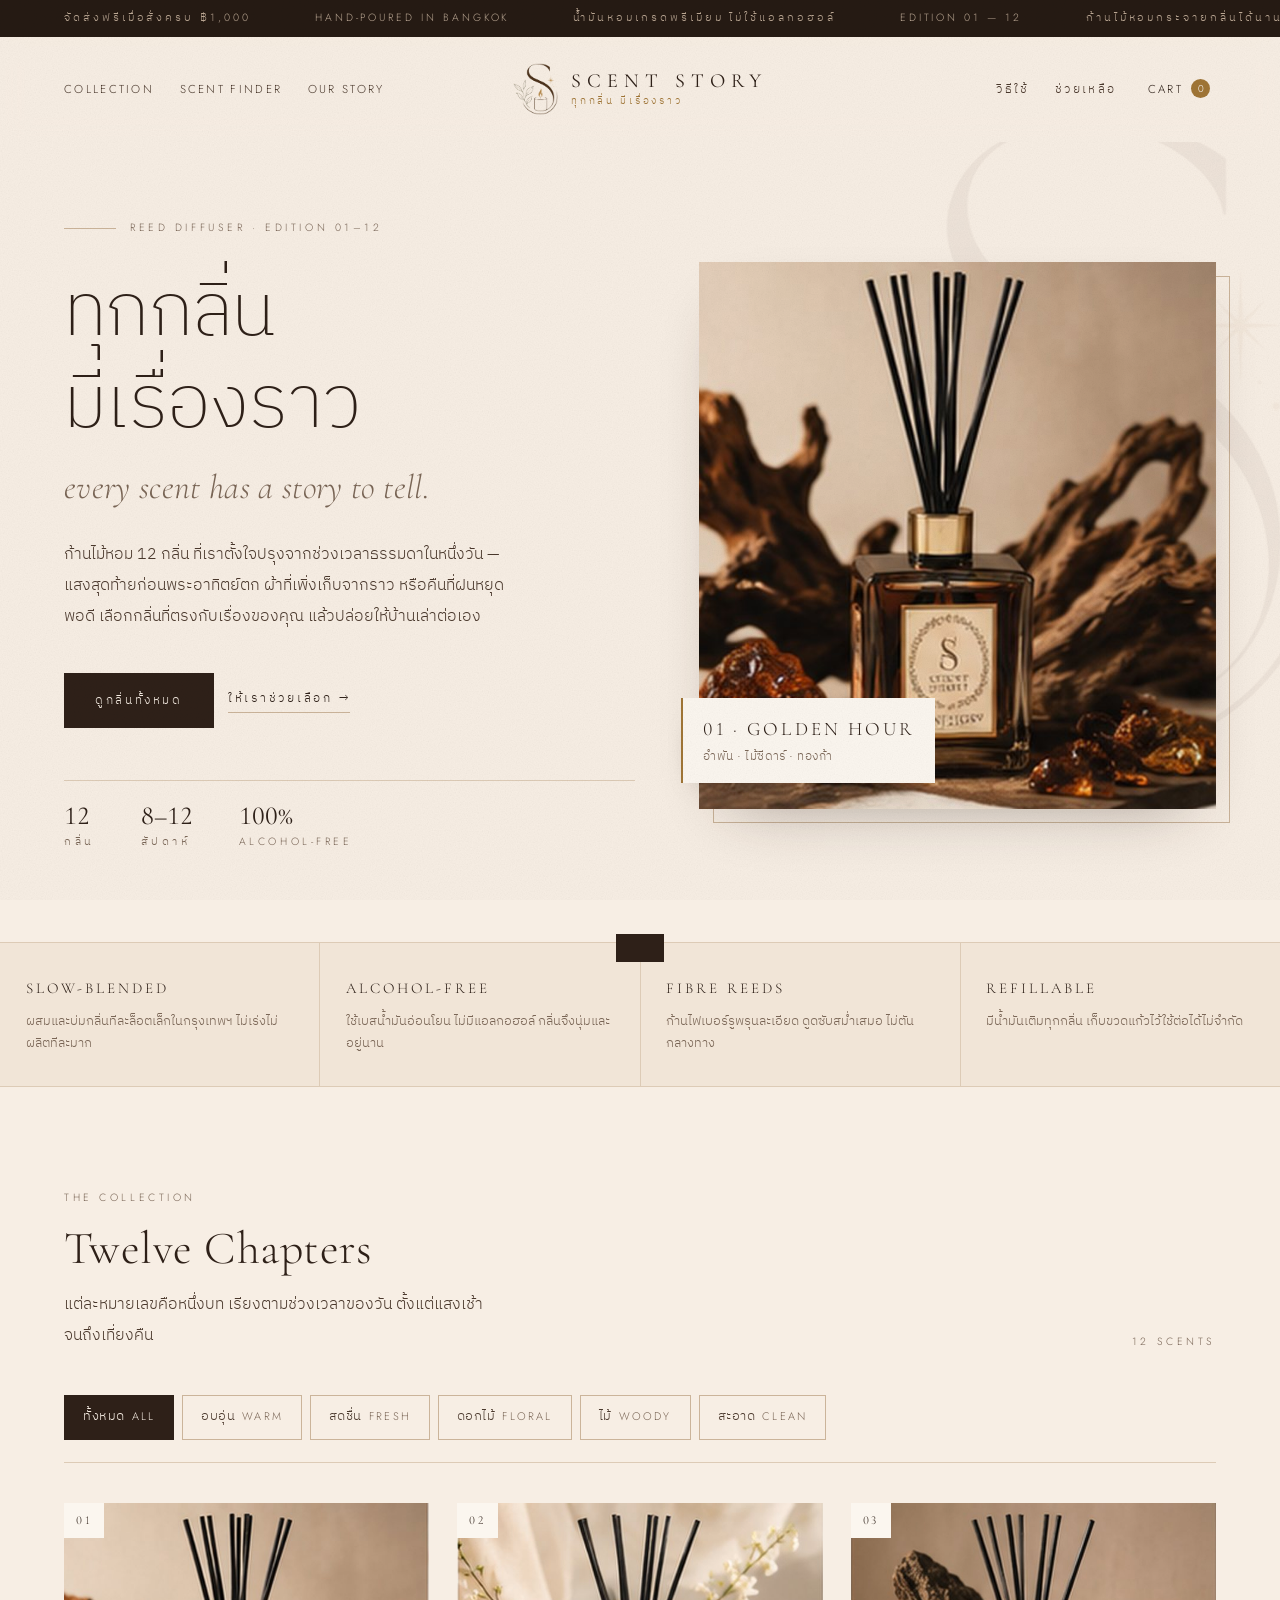
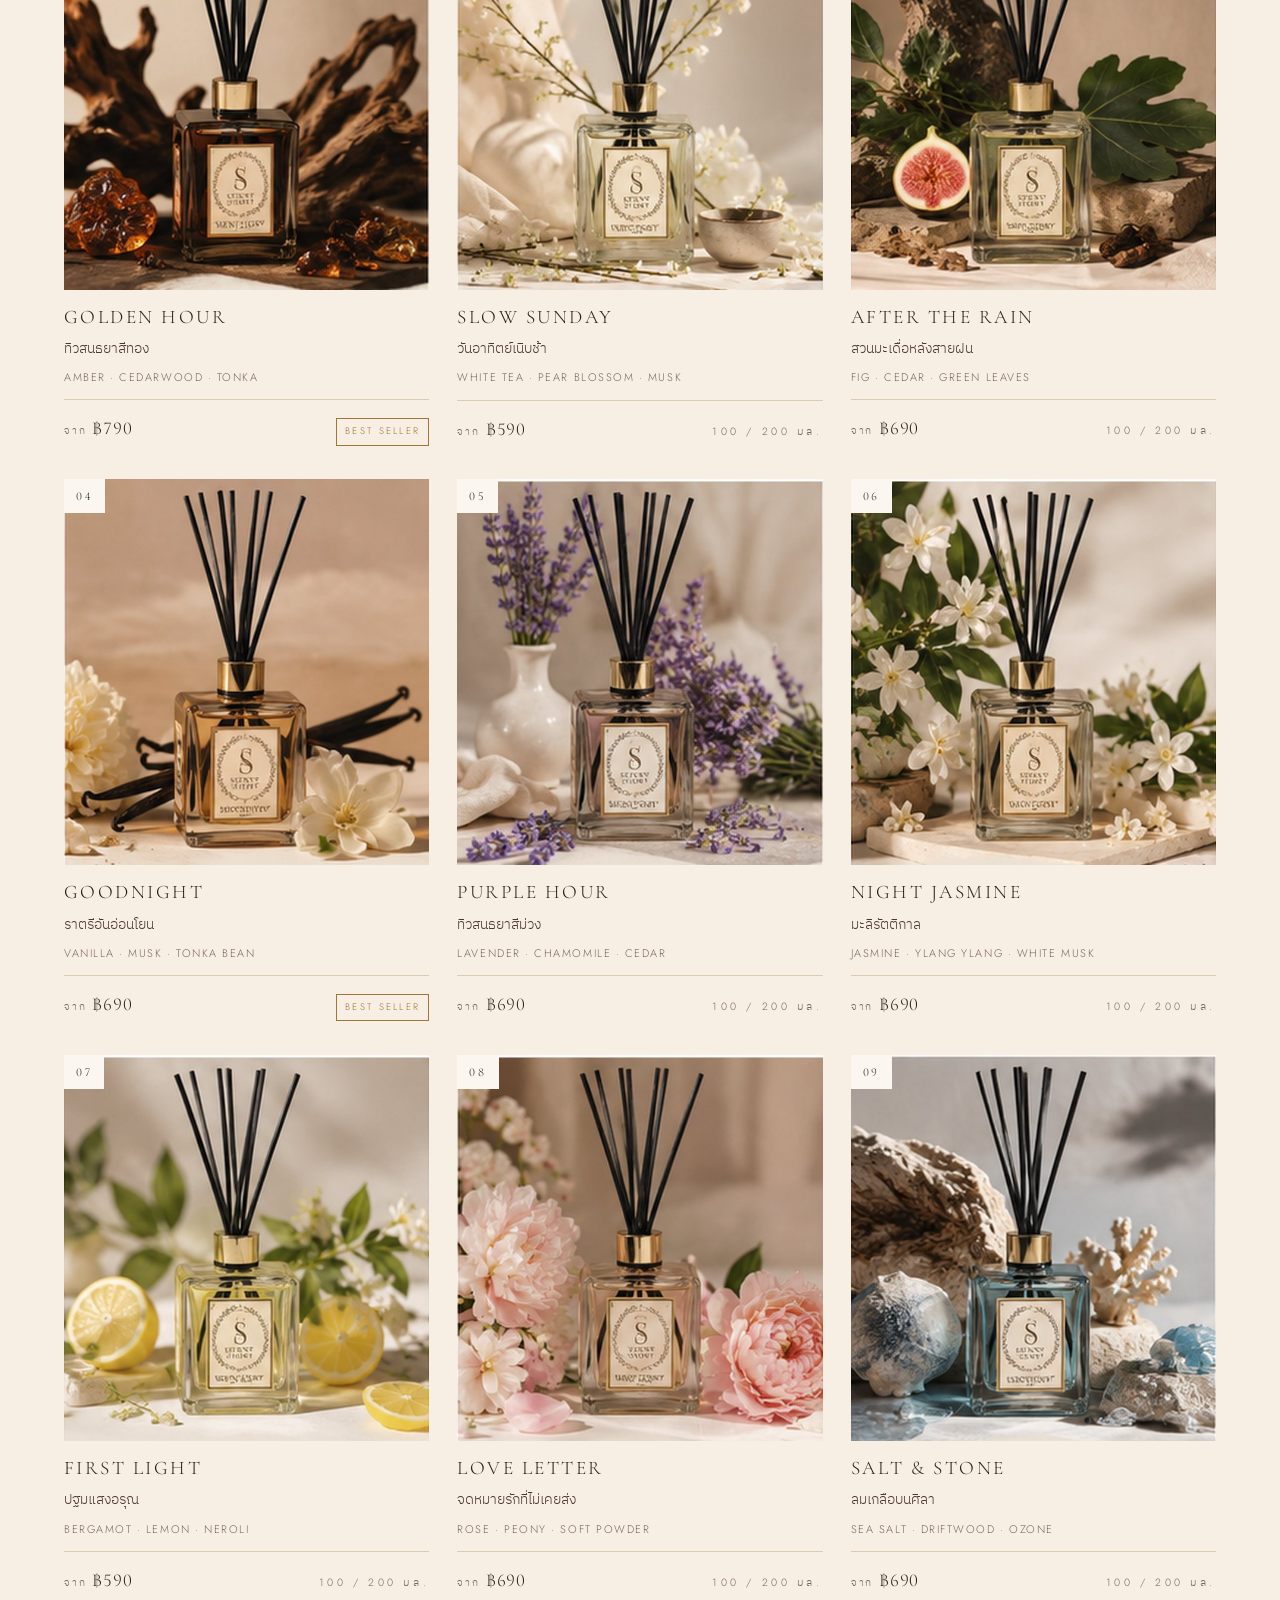
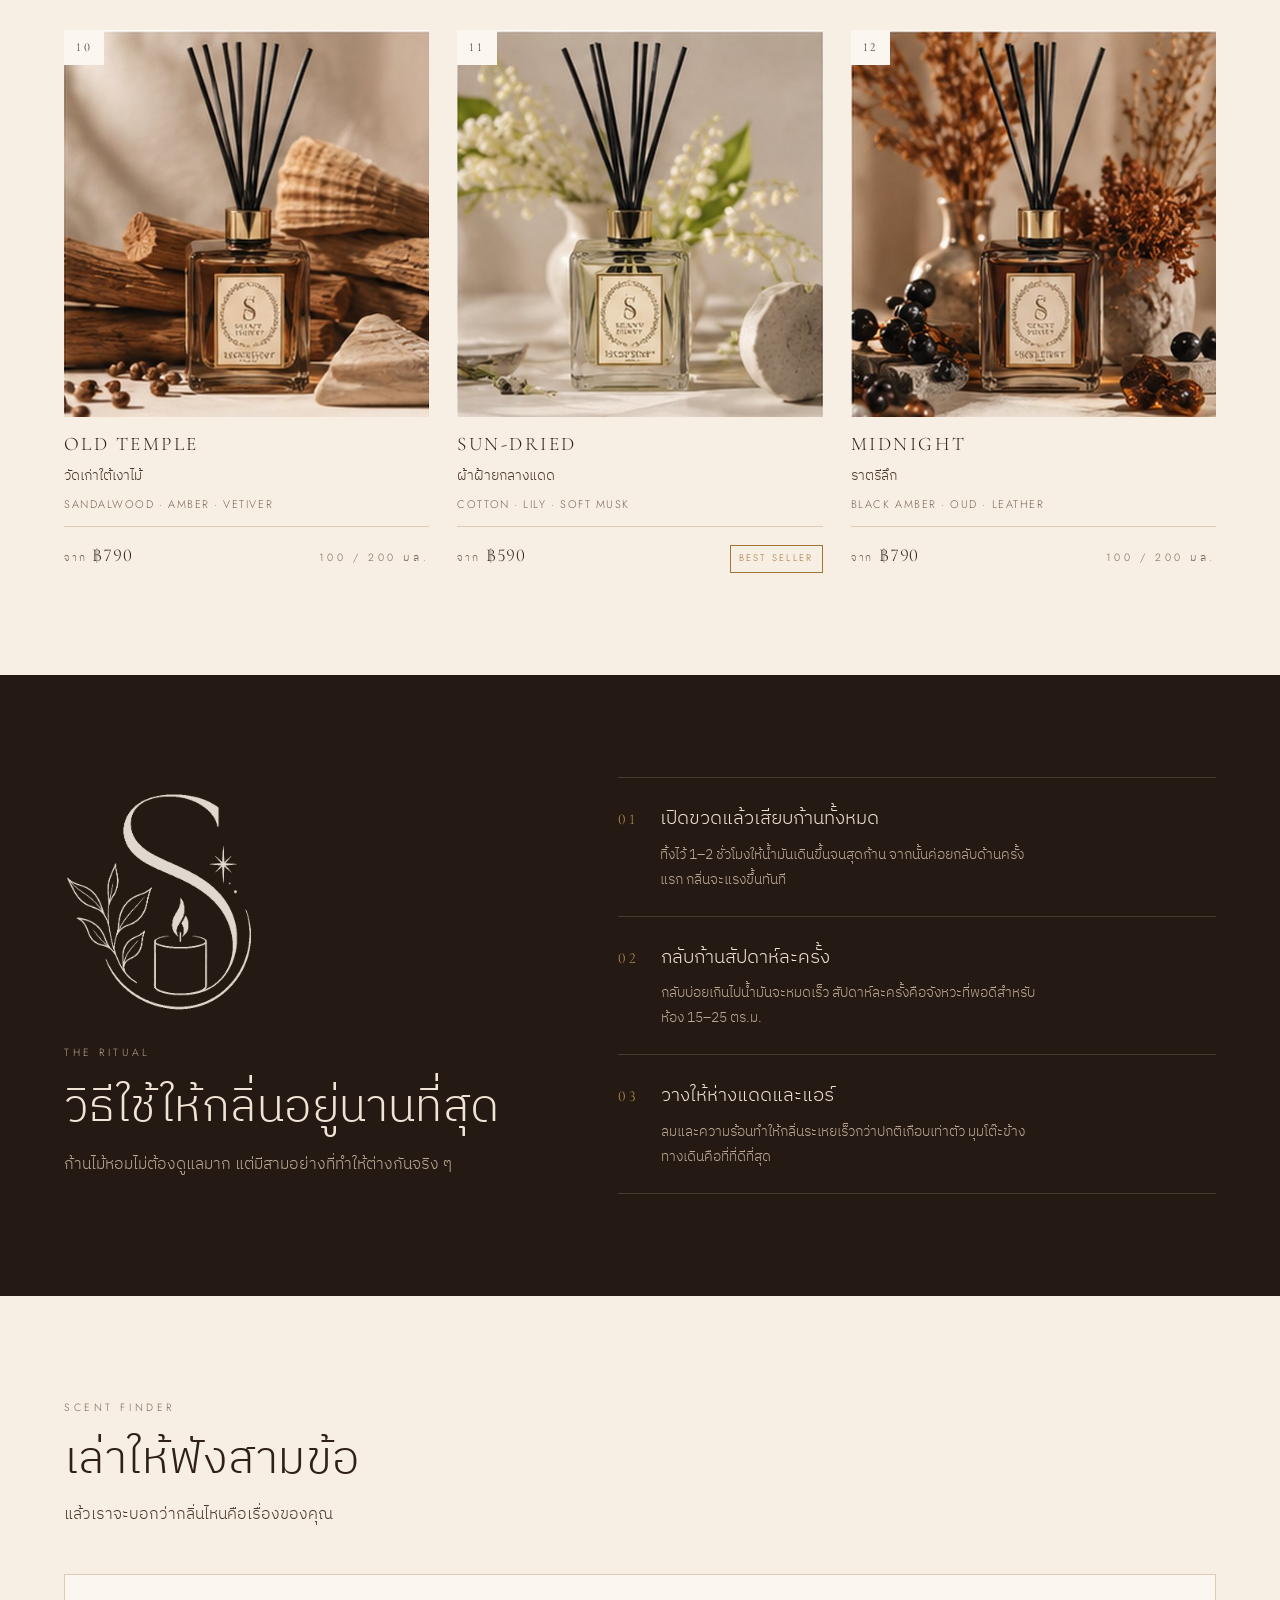
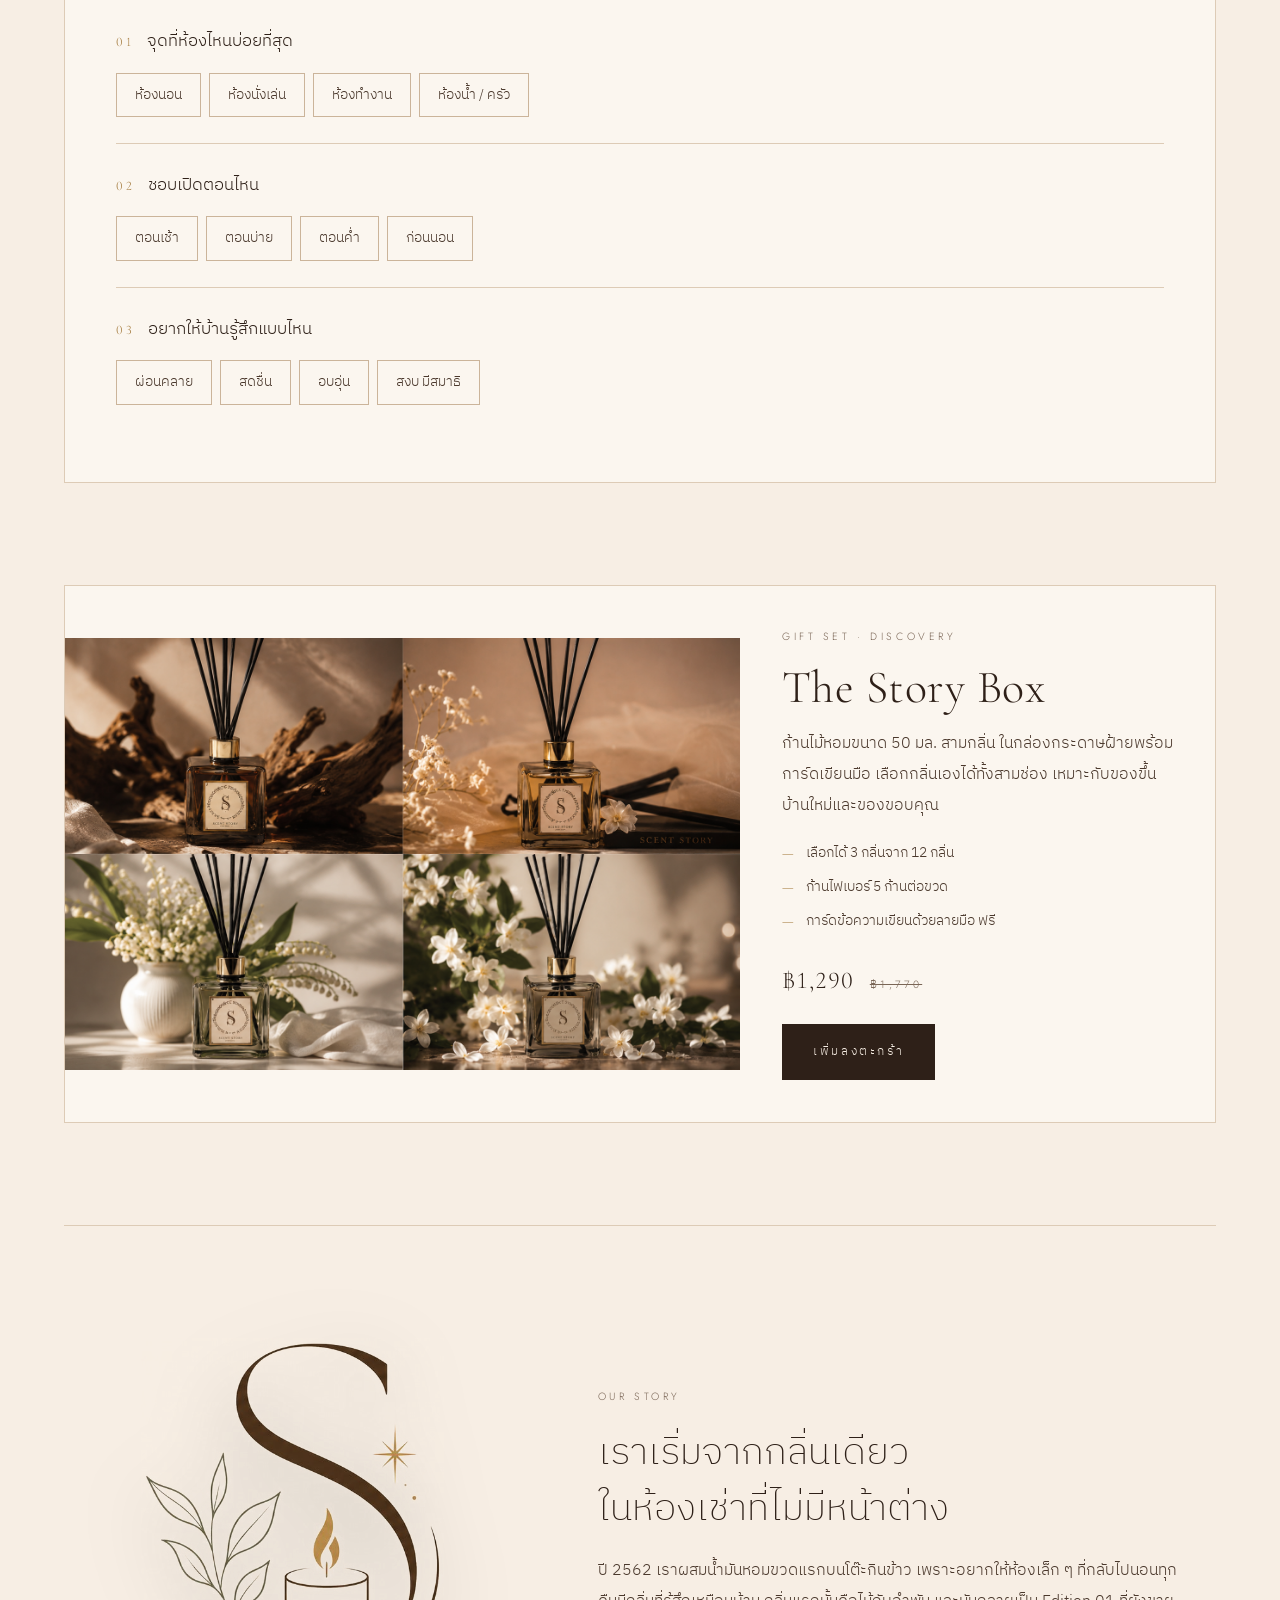
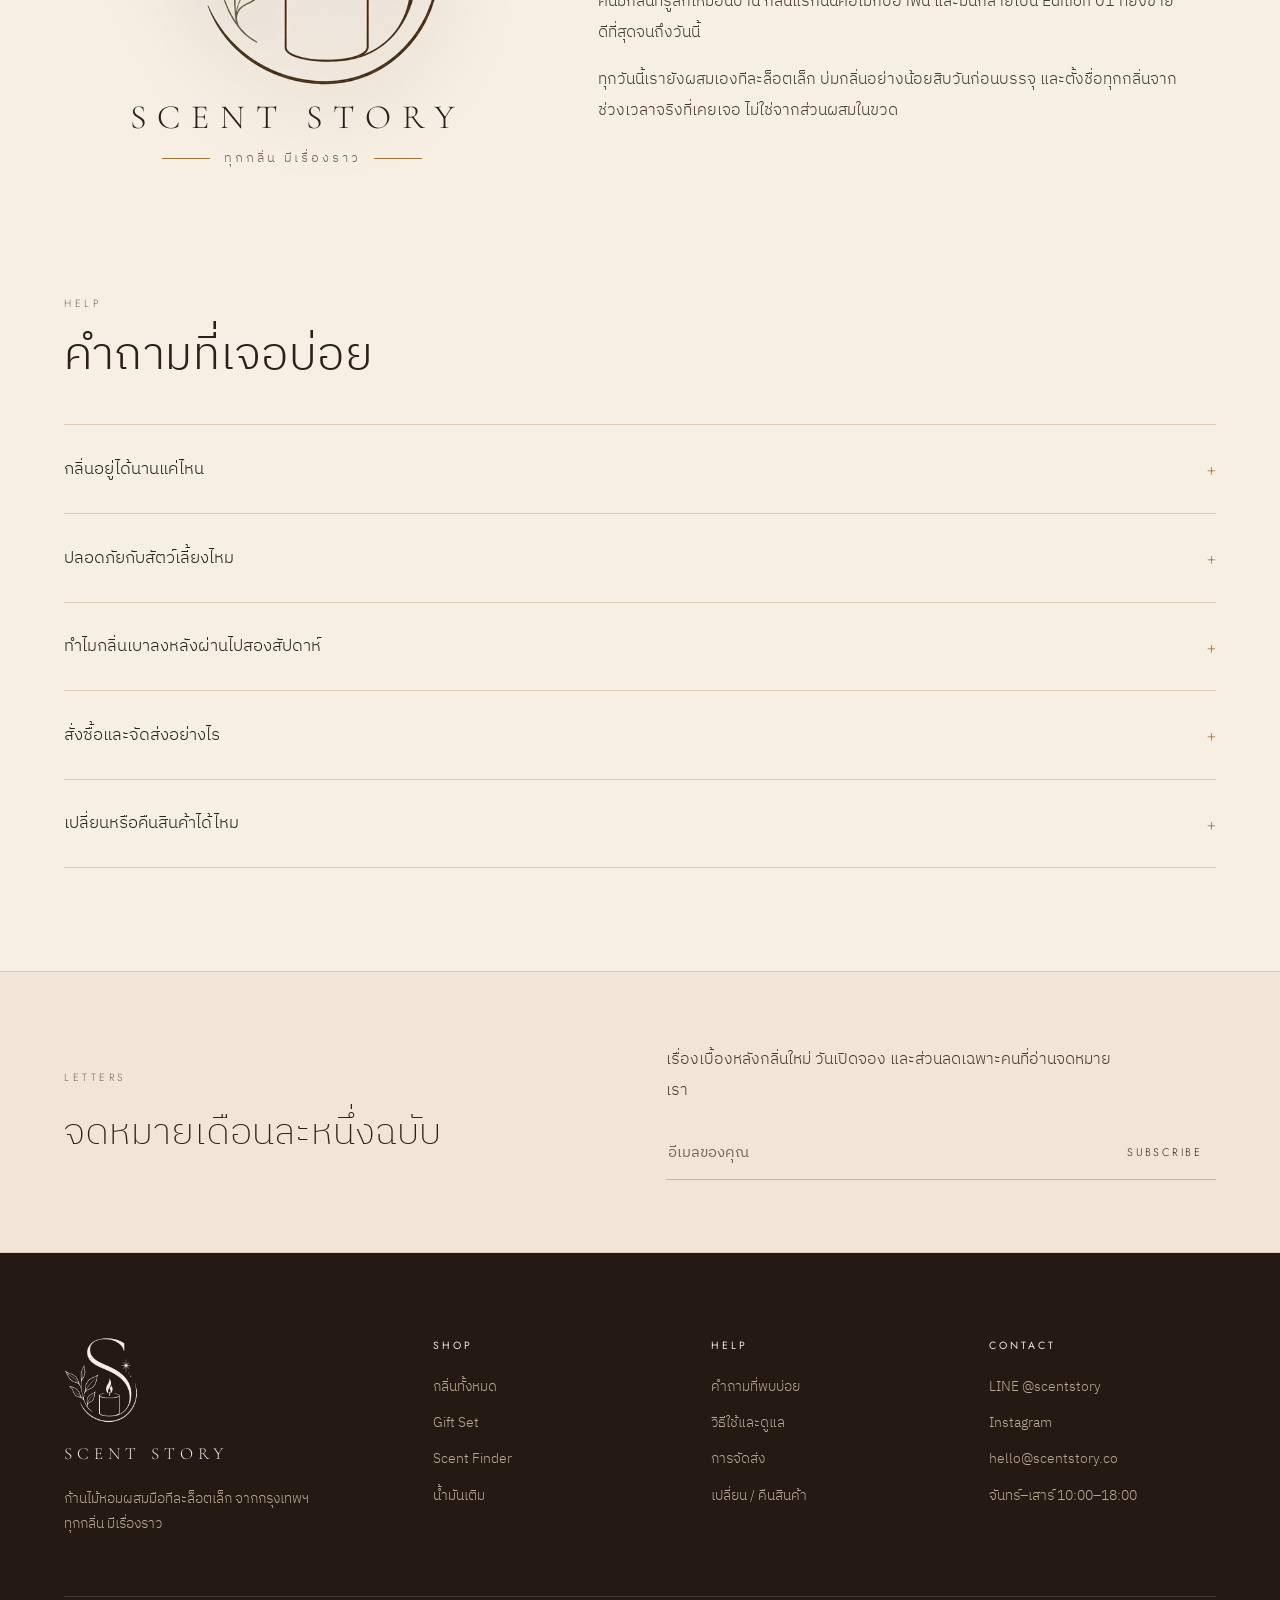
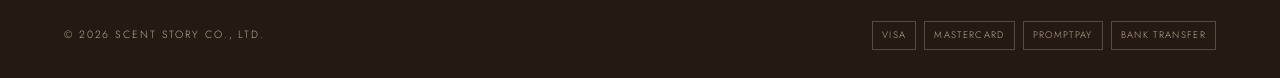
<file: index.html>
<!doctype html>
<html lang="th">
<head>
<meta charset="utf-8">
<meta name="viewport" content="width=device-width,initial-scale=1">
<meta name="description" content="Scent Story — ก้านไม้หอมผสมมือ 12 กลิ่น ทุกกลิ่นมีเรื่องราว">
<title>Scent Story</title>
<link rel="preconnect" href="https://fonts.googleapis.com">
<link rel="preconnect" href="https://fonts.gstatic.com" crossorigin>
<link rel="stylesheet" href="https://fonts.googleapis.com/css2?family=Cormorant+Garamond:ital,wght@0,300;0,400;0,500;1,300;1,400&family=Jost:wght@200;300;400;500&family=IBM+Plex+Sans+Thai:wght@200;300;400;500&display=swap">
<link rel="stylesheet" href="style.css?v=20260827-gift-balance">
</head>
<body>
<div class="ticker" aria-hidden="true">
  <div class="ticker-track">
    <span>
      <em style="font-style:normal">จัดส่งฟรีเมื่อสั่งครบ ฿1,000</em>
      <em style="font-style:normal">Hand-poured in Bangkok</em>
      <em style="font-style:normal">น้ำมันหอมเกรดพรีเมียม ไม่ใช้แอลกอฮอล์</em>
      <em style="font-style:normal">Edition 01 — 12</em>
      <em style="font-style:normal">ก้านไม้หอมกระจายกลิ่นได้นาน 8–12 สัปดาห์</em>
    </span>
    <span>
      <em style="font-style:normal">จัดส่งฟรีเมื่อสั่งครบ ฿1,000</em>
      <em style="font-style:normal">Hand-poured in Bangkok</em>
      <em style="font-style:normal">น้ำมันหอมเกรดพรีเมียม ไม่ใช้แอลกอฮอล์</em>
      <em style="font-style:normal">Edition 01 — 12</em>
      <em style="font-style:normal">ก้านไม้หอมกระจายกลิ่นได้นาน 8–12 สัปดาห์</em>
    </span>
  </div>
</div>

<header class="site" id="hdr">
  <div class="wrap navbar">
    <nav class="nav-left" aria-label="หลัก">
      <button class="nav-link burger" id="burger" aria-label="เปิดเมนู">Menu</button>
      <a class="nav-link" href="#collection" data-nav>Collection</a>
      <a class="nav-link" href="#finder" data-nav>Scent Finder</a>
      <a class="nav-link" href="#story" data-nav>Our Story</a>
    </nav>

    <a class="lockup" href="#top" data-nav aria-label="Scent Story หน้าแรก">
      <img id="lock-mark" alt="" width="52" height="60">
      <span>
        <span class="lk-name">Scent&nbsp;Story</span>
        <span class="lk-sub">ทุกกลิ่น มีเรื่องราว</span>
      </span>
    </a>

    <div class="nav-right">
      <a class="nav-link" href="#care" data-nav>วิธีใช้</a>
      <a class="nav-link" href="#faq" data-nav>ช่วยเหลือ</a>
      <button class="icon-btn" id="cart-btn" aria-label="เปิดตะกร้าสินค้า">
        Cart <span class="cart-count tnum" id="cart-count">0</span>
      </button>
    </div>
  </div>
</header>

<nav class="mnav" id="mnav" aria-label="เมนูมือถือ">
  <div style="display:flex;justify-content:space-between;align-items:center;margin-bottom:26px">
    <span class="eyebrow">Menu</span>
    <button class="icon-btn" id="mnav-close">Close</button>
  </div>
  <a href="#collection" data-nav data-mclose>Collection</a>
  <a href="#finder" data-nav data-mclose>Scent Finder</a>
  <a href="#gift" data-nav data-mclose>Gift Set</a>
  <a href="#story" data-nav data-mclose>Our Story</a>
  <a href="#care" data-nav data-mclose>วิธีใช้</a>
  <a href="#faq" data-nav data-mclose>FAQ</a>
</nav>

<main id="top">
  <!-- ========== HOME ========== -->
  <div id="view-home">
    <section class="hero">
      <img class="hero-mark" id="hero-mark" alt="" aria-hidden="true">
      <div class="wrap hero-grid">
        <div>
          <div class="hero-kicker">
            <span class="bar"></span>
            <span class="eyebrow">Reed Diffuser · Edition 01–12</span>
          </div>
          <h1 class="h-display">
            ทุกกลิ่น<br>มีเรื่องราว
            <span class="en">every scent has a story to tell.</span>
          </h1>
          <p class="lede hero-copy">
            ก้านไม้หอม 12 กลิ่น ที่เราตั้งใจปรุงจากช่วงเวลาธรรมดาในหนึ่งวัน —
            แสงสุดท้ายก่อนพระอาทิตย์ตก ผ้าที่เพิ่งเก็บจากราว หรือคืนที่ฝนหยุดพอดี
            เลือกกลิ่นที่ตรงกับเรื่องของคุณ แล้วปล่อยให้บ้านเล่าต่อเอง
          </p>
          <div class="hero-cta">
            <a class="btn" href="#collection" data-nav>ดูกลิ่นทั้งหมด</a>
            <a class="link-u" href="#finder" data-nav>ให้เราช่วยเลือก →</a>
          </div>
          <div class="hero-meta">
            <div><b class="tnum">12</b><span class="eyebrow">กลิ่น</span></div>
            <div><b class="tnum">8–12</b><span class="eyebrow">สัปดาห์</span></div>
            <div><b class="tnum">100%</b><span class="eyebrow">Alcohol-free</span></div>
          </div>
        </div>
        <div class="hero-frame">
          <div class="shot"><img id="hero-shot" alt="ก้านไม้หอม Golden Hour กลิ่นอำพันและไม้ซีดาร์"></div>
          <div class="shot-tag">
            <div class="t">01 · Golden Hour</div>
            <div class="s">อำพัน · ไม้ซีดาร์ · ทองก้า</div>
          </div>
        </div>
      </div>
    </section>

    <section class="values">
      <div class="wrap" style="padding-inline:0">
        <div class="values-in">
          <div class="value"><div class="n">Slow-blended</div><div class="d">ผสมและบ่มกลิ่นทีละล็อตเล็กในกรุงเทพฯ ไม่เร่งไม่ผลิตทีละมาก</div></div>
          <div class="value"><div class="n">Alcohol-free</div><div class="d">ใช้เบสน้ำมันอ่อนโยน ไม่มีแอลกอฮอล์ กลิ่นจึงนุ่มและอยู่นาน</div></div>
          <div class="value"><div class="n">Fibre Reeds</div><div class="d">ก้านไฟเบอร์รูพรุนละเอียด ดูดซับสม่ำเสมอ ไม่ตันกลางทาง</div></div>
          <div class="value"><div class="n">Refillable</div><div class="d">มีน้ำมันเติมทุกกลิ่น เก็บขวดแก้วไว้ใช้ต่อได้ไม่จำกัด</div></div>
        </div>
      </div>
    </section>

    <!-- ========== COLLECTION ========== -->
    <section class="sec wrap" id="collection">
      <div class="sec-head rv">
        <div class="l">
          <span class="eyebrow">The Collection</span>
          <h2 class="h-sec">Twelve Chapters</h2>
          <p class="lede">แต่ละหมายเลขคือหนึ่งบท เรียงตามช่วงเวลาของวัน ตั้งแต่แสงเช้าจนถึงเที่ยงคืน</p>
        </div>
        <span class="eyebrow" id="grid-count">12 scents</span>
      </div>

      <div class="filters rv" role="group" aria-label="กรองตามกลุ่มกลิ่น" id="filters"></div>
      <div class="grid" id="grid"></div>
    </section>

    <!-- ========== RITUAL (dark) ========== -->
    <section class="band" id="care">
      <div class="wrap sec ritual">
        <div class="rv">
          <img class="band-mark" id="band-mark" alt="" aria-hidden="true">
          <span class="eyebrow">The Ritual</span>
          <h2 class="h-sec" style="color:var(--on-dark);margin-top:14px">วิธีใช้ให้กลิ่นอยู่นานที่สุด</h2>
          <p class="lede" style="margin-top:16px">
            ก้านไม้หอมไม่ต้องดูแลมาก แต่มีสามอย่างที่ทำให้ต่างกันจริง ๆ
          </p>
        </div>
        <div class="steps rv">
          <div class="step">
            <div class="n">01</div>
            <div>
              <h3>เปิดขวดแล้วเสียบก้านทั้งหมด</h3>
              <p>ทิ้งไว้ 1–2 ชั่วโมงให้น้ำมันเดินขึ้นจนสุดก้าน จากนั้นค่อยกลับด้านครั้งแรก กลิ่นจะแรงขึ้นทันที</p>
            </div>
          </div>
          <div class="step">
            <div class="n">02</div>
            <div>
              <h3>กลับก้านสัปดาห์ละครั้ง</h3>
              <p>กลับบ่อยเกินไปน้ำมันจะหมดเร็ว สัปดาห์ละครั้งคือจังหวะที่พอดีสำหรับห้อง 15–25 ตร.ม.</p>
            </div>
          </div>
          <div class="step">
            <div class="n">03</div>
            <div>
              <h3>วางให้ห่างแดดและแอร์</h3>
              <p>ลมและความร้อนทำให้กลิ่นระเหยเร็วกว่าปกติเกือบเท่าตัว มุมโต๊ะข้างทางเดินคือที่ที่ดีที่สุด</p>
            </div>
          </div>
        </div>
      </div>
    </section>

    <!-- ========== FINDER ========== -->
    <section class="sec wrap" id="finder">
      <div class="sec-head rv">
        <div class="l">
          <span class="eyebrow">Scent Finder</span>
          <h2 class="h-sec">เล่าให้ฟังสามข้อ</h2>
          <p class="lede">แล้วเราจะบอกว่ากลิ่นไหนคือเรื่องของคุณ</p>
        </div>
      </div>
      <div class="finder rv" id="finder-box"></div>
    </section>

    <!-- ========== GIFT ========== -->
    <section class="sec wrap" id="gift" style="padding-top:0">
      <div class="gift rv">
        <div class="gift-media" id="gift-media"></div>
        <div class="gift-copy">
          <span class="eyebrow">Gift Set · Discovery</span>
          <h2 class="h-sec">The Story Box</h2>
          <p class="lede" style="max-width:40ch">
            ก้านไม้หอมขนาด 50 มล. สามกลิ่น ในกล่องกระดาษฝ้ายพร้อมการ์ดเขียนมือ
            เลือกกลิ่นเองได้ทั้งสามช่อง เหมาะกับของขึ้นบ้านใหม่และของขอบคุณ
          </p>
          <div class="gift-list">
            <div><span>—</span> เลือกได้ 3 กลิ่นจาก 12 กลิ่น</div>
            <div><span>—</span> ก้านไฟเบอร์ 5 ก้านต่อขวด</div>
            <div><span>—</span> การ์ดข้อความเขียนด้วยลายมือ ฟรี</div>
          </div>
          <div style="display:flex;align-items:baseline;gap:16px;margin-top:12px">
            <span class="price tnum" style="font-size:24px">฿1,290</span>
            <span class="eyebrow" style="text-decoration:line-through">฿1,770</span>
          </div>
          <div style="margin-top:8px"><button class="btn" data-add-gift>เพิ่มลงตะกร้า</button></div>
        </div>
      </div>
    </section>

    <!-- ========== STORY ========== -->
    <section class="sec wrap" id="story" style="padding-top:0">
      <hr class="rule" style="margin-bottom:clamp(48px,7vw,96px)">
      <div class="story rv">
        <div class="story-brand" aria-label="Scent Story">
          <img class="story-mark" id="story-mark" alt="">
          <span class="story-brand-name">Scent Story</span>
          <span class="story-brand-th">ทุกกลิ่น มีเรื่องราว</span>
        </div>
        <div>
          <span class="eyebrow">Our Story</span>
          <h2 class="h-th" style="margin:16px 0 18px">เราเริ่มจากกลิ่นเดียว<br>ในห้องเช่าที่ไม่มีหน้าต่าง</h2>
          <p class="lede" style="max-width:58ch">
            ปี 2562 เราผสมน้ำมันหอมขวดแรกบนโต๊ะกินข้าว เพราะอยากให้ห้องเล็ก ๆ
            ที่กลับไปนอนทุกคืนมีกลิ่นที่รู้สึกเหมือนบ้าน กลิ่นแรกนั้นคือไม้กับอำพัน
            และมันกลายเป็น Edition 01 ที่ยังขายดีที่สุดจนถึงวันนี้
          </p>
          <p class="lede" style="max-width:58ch;margin-top:16px">
            ทุกวันนี้เรายังผสมเองทีละล็อตเล็ก บ่มกลิ่นอย่างน้อยสิบวันก่อนบรรจุ
            และตั้งชื่อทุกกลิ่นจากช่วงเวลาจริงที่เคยเจอ ไม่ใช่จากส่วนผสมในขวด
          </p>
        </div>
      </div>
    </section>

    <!-- ========== FAQ ========== -->
    <section class="sec wrap" id="faq" style="padding-top:0">
      <div class="sec-head rv">
        <div class="l">
          <span class="eyebrow">Help</span>
          <h2 class="h-sec">คำถามที่เจอบ่อย</h2>
        </div>
      </div>
      <div class="faq rv">
        <details>
          <summary>กลิ่นอยู่ได้นานแค่ไหน<span></span></summary>
          <div class="a">ขวด 100 มล. อยู่ได้ประมาณ 8–10 สัปดาห์ และขวด 200 มล. ประมาณ 12–16 สัปดาห์ สำหรับห้องขนาด 15–25 ตร.ม. ถ้าเปิดแอร์แรงหรือมีลมผ่านตลอด กลิ่นจะหมดเร็วกว่านี้เล็กน้อย</div>
        </details>
        <details>
          <summary>ปลอดภัยกับสัตว์เลี้ยงไหม<span></span></summary>
          <div class="a">เบสน้ำมันของเราไม่มีแอลกอฮอล์และไม่ใช้น้ำมันหอมระเหยกลุ่มที่แมวแพ้บ่อย แต่ทุกผลิตภัณฑ์กระจายกลิ่นควรวางให้พ้นมือเด็กและสัตว์เลี้ยง และไม่ควรให้สัมผัสน้ำมันโดยตรง หากสัตว์เลี้ยงมีอาการผิดปกติควรปรึกษาสัตวแพทย์</div>
        </details>
        <details>
          <summary>ทำไมกลิ่นเบาลงหลังผ่านไปสองสัปดาห์<span></span></summary>
          <div class="a">เป็นเรื่องปกติ จมูกเราจะคุ้นกับกลิ่นที่อยู่ด้วยทุกวัน (olfactory adaptation) ลองกลับก้านหนึ่งครั้ง หรือย้ายขวดไปอีกมุมของห้อง กลิ่นจะกลับมาชัดอีกครั้ง</div>
        </details>
        <details>
          <summary>สั่งซื้อและจัดส่งอย่างไร<span></span></summary>
          <div class="a">จัดส่งทั่วประเทศด้วย Kerry และไปรษณีย์ไทย EMS ส่งภายใน 1–2 วันทำการหลังยืนยันคำสั่งซื้อ ฟรีค่าจัดส่งเมื่อสั่งครบ ฿1,000 ชำระผ่านบัตรเครดิต พร้อมเพย์ หรือโอนธนาคาร</div>
        </details>
        <details>
          <summary>เปลี่ยนหรือคืนสินค้าได้ไหม<span></span></summary>
          <div class="a">หากสินค้าเสียหายจากการขนส่ง แจ้งเราภายใน 7 วันพร้อมรูปถ่าย เราจะส่งขวดใหม่ให้ทันทีโดยไม่มีค่าใช้จ่าย สินค้าที่เปิดใช้แล้วไม่สามารถคืนได้เนื่องจากเป็นสินค้ากลิ่น</div>
        </details>
      </div>
    </section>

    <!-- ========== NEWSLETTER ========== -->
    <section class="news">
      <div class="wrap news-in">
        <div>
          <span class="eyebrow">Letters</span>
          <h2 class="h-th" style="margin-top:14px">จดหมายเดือนละหนึ่งฉบับ</h2>
        </div>
        <div>
          <p class="lede" style="margin-bottom:20px">เรื่องเบื้องหลังกลิ่นใหม่ วันเปิดจอง และส่วนลดเฉพาะคนที่อ่านจดหมายเรา</p>
          <form class="field" id="news-form">
            <input type="email" required placeholder="อีเมลของคุณ" aria-label="อีเมล">
            <button type="submit">Subscribe</button>
          </form>
        </div>
      </div>
    </section>
  </div>

  <!-- ========== PRODUCT PAGE ========== -->
  <div id="view-product" hidden></div>
</main>

<footer class="site">
  <div class="wrap">
    <div class="foot-grid">
      <div class="foot-lock">
        <img id="foot-mark" alt="">
        <span class="foot-name">Scent Story</span>
        <p style="font-size:14px;line-height:1.8">ก้านไม้หอมผสมมือทีละล็อตเล็ก จากกรุงเทพฯ<br>ทุกกลิ่น มีเรื่องราว</p>
      </div>
      <div>
        <h4>Shop</h4>
        <div class="foot-links">
          <a href="#collection" data-nav>กลิ่นทั้งหมด</a>
          <a href="#gift" data-nav>Gift Set</a>
          <a href="#finder" data-nav>Scent Finder</a>
          <a href="#collection" data-nav>น้ำมันเติม</a>
        </div>
      </div>
      <div>
        <h4>Help</h4>
        <div class="foot-links">
          <a href="#faq" data-nav>คำถามที่พบบ่อย</a>
          <a href="#care" data-nav>วิธีใช้และดูแล</a>
          <a href="#faq" data-nav>การจัดส่ง</a>
          <a href="#faq" data-nav>เปลี่ยน / คืนสินค้า</a>
        </div>
      </div>
      <div>
        <h4>Contact</h4>
        <div class="foot-links">
          <a href="#faq" data-nav>LINE @scentstory</a>
          <a href="#faq" data-nav>Instagram</a>
          <a href="#faq" data-nav>hello@scentstory.co</a>
          <a href="#faq" data-nav>จันทร์–เสาร์ 10:00–18:00</a>
        </div>
      </div>
    </div>
    <div class="foot-bottom">
      <span>© 2026 Scent Story Co., Ltd.</span>
      <div class="pay"><i>Visa</i><i>Mastercard</i><i>PromptPay</i><i>Bank Transfer</i></div>
    </div>
  </div>
</footer>

<div class="overlay" id="overlay"></div>
<aside class="drawer" id="drawer" aria-label="ตะกร้าสินค้า">
  <div class="drawer-head">
    <span class="t" id="drawer-title">Cart</span>
    <button class="icon-btn" id="drawer-close">Close</button>
  </div>
  <div class="ship-bar" id="ship-bar">
    <div style="display:flex;justify-content:space-between;font-family:var(--sans);font-size:10.5px;letter-spacing:.18em;text-transform:uppercase">
      <span id="ship-msg">สั่งครบ ฿1,000 ส่งฟรี</span>
    </div>
    <div class="track"><div class="fill" id="ship-fill"></div></div>
  </div>
  <div class="drawer-body" id="cart-items"></div>
  <div class="drawer-foot" id="cart-foot">
    <div class="tot"><span>รวม</span><span id="cart-total">฿0</span></div>
    <button class="btn" id="checkout">ชำระเงิน</button>
    <span class="eyebrow" style="text-align:center">พร้อมเพย์จะสร้าง QR ตามยอดสั่งซื้อ</span>
  </div>
  <div class="checkout-view" id="checkout-view" hidden>
    <button class="checkout-back" id="checkout-back">กลับไปแก้ตะกร้า</button>
    <div class="checkout-total">
      <span>ยอดชำระ</span>
      <strong id="checkout-total">฿0</strong>
    </div>
    <div class="checkout-items" id="checkout-items"></div>
    <div class="promptpay-box">
      <div class="promptpay-head">
        <div>
          <span class="eyebrow">PromptPay</span>
          <h3>สแกนจ่ายด้วยพร้อมเพย์</h3>
        </div>
        <span class="tnum" id="promptpay-amount">฿0</span>
      </div>
      <div class="promptpay-qr">
        <img id="promptpay-qr" alt="QR พร้อมเพย์สำหรับยอดชำระ" hidden>
        <div class="promptpay-setup" id="promptpay-setup">
          <span class="eyebrow">ตั้งค่าร้าน</span>
          <p>ใส่เบอร์พร้อมเพย์ เลขบัตรประชาชน หรือนิติบุคคลของร้าน เพื่อสร้าง QR รับเงินตามยอดอัตโนมัติ</p>
          <input id="promptpay-id-input" inputmode="numeric" autocomplete="off" placeholder="เช่น 0812345678">
          <button class="btn" id="promptpay-save">บันทึกและสร้าง QR</button>
        </div>
      </div>
      <div class="promptpay-meta">
        <span>รับเงินโดย</span>
        <strong id="promptpay-id-view">ยังไม่ได้ตั้งค่าเลขพร้อมเพย์ร้าน</strong>
      </div>
      <div class="checkout-actions">
        <button class="ghost-btn" id="copy-payment">คัดลอกยอดชำระ</button>
        <button class="btn" id="paid-note">โอนแล้ว</button>
      </div>
      <p class="checkout-note">หลังโอนเงิน กรุณาส่งสลิปให้ร้านเพื่อตรวจสอบและจัดส่งสินค้า</p>
    </div>
  </div>
</aside>

<div class="toast" id="toast"></div>

<script src="app.js?v=20260827-checkout-promptpay-2"></script>
</body>
</html>
</file>
<file: style.css>
/* ============ tokens ============ */
:root{
  --paper:#F7EEE4;
  --paper-2:#F1E5D7;
  --paper-3:#E8DAC8;
  --card:#FBF6EF;
  --ink:#2E2018;
  --ink-2:#4A382C;
  --ink-soft:#7A6656;
  --line:#DDCBB6;
  --line-2:#CBB49A;
  --gold:#A07535;
  --gold-2:#C39A57;
  --sage:#7E9079;
  --dark-ground:#251A13;
  --dark-ground-2:#33251B;
  --on-dark:#F0E4D6;
  --on-dark-soft:#BCA894;
  --shadow:0 24px 60px -34px rgba(46,32,24,.45);
  --shadow-sm:0 12px 28px -20px rgba(46,32,24,.5);

  --serif:"Cormorant Garamond","IBM Plex Sans Thai",Georgia,serif;
  --sans:"Jost","IBM Plex Sans Thai",-apple-system,Segoe UI,sans-serif;
  --thai:"IBM Plex Sans Thai","Jost",-apple-system,sans-serif;

  --pad:clamp(20px,5vw,64px);
  --maxw:1320px;
  color-scheme:light;
}
@media (prefers-color-scheme:dark){
  :root:not([data-theme="light"]){
    --paper:#1B1310;
    --paper-2:#221812;
    --paper-3:#2C2019;
    --card:#231A14;
    --ink:#F2E7DA;
    --ink-2:#DCCCBA;
    --ink-soft:#A99383;
    --line:#3B2C22;
    --line-2:#4E3B2D;
    --gold:#CFA463;
    --gold-2:#E0BC84;
    --sage:#93A78C;
    --dark-ground:#120C09;
    --dark-ground-2:#1D140F;
    --on-dark:#F0E4D6;
    --on-dark-soft:#B7A390;
    --shadow:0 24px 60px -34px rgba(0,0,0,.8);
    --shadow-sm:0 12px 28px -20px rgba(0,0,0,.9);
    color-scheme:dark;
  }
}
:root[data-theme="dark"]{
  --paper:#1B1310; --paper-2:#221812; --paper-3:#2C2019; --card:#231A14;
  --ink:#F2E7DA; --ink-2:#DCCCBA; --ink-soft:#A99383;
  --line:#3B2C22; --line-2:#4E3B2D;
  --gold:#CFA463; --gold-2:#E0BC84; --sage:#93A78C;
  --dark-ground:#120C09; --dark-ground-2:#1D140F;
  --on-dark:#F0E4D6; --on-dark-soft:#B7A390;
  --shadow:0 24px 60px -34px rgba(0,0,0,.8);
  --shadow-sm:0 12px 28px -20px rgba(0,0,0,.9);
  color-scheme:dark;
}

/* ============ base ============ */
*{box-sizing:border-box}
html{-webkit-text-size-adjust:100%}
body{
  margin:0;background:var(--paper);color:var(--ink);
  font-family:var(--thai);font-weight:300;font-size:16px;line-height:1.8;
  -webkit-font-smoothing:antialiased;overflow-x:hidden;
  font-variant-numeric:lining-nums;
}
body::before{
  content:"";position:fixed;inset:0;pointer-events:none;z-index:9999;opacity:.5;
  background-image:url("data:image/svg+xml,%3Csvg xmlns='http://www.w3.org/2000/svg' width='140' height='140'%3E%3Cfilter id='n'%3E%3CfeTurbulence type='fractalNoise' baseFrequency='.82' numOctaves='3'/%3E%3CfeColorMatrix type='saturate' values='0'/%3E%3C/filter%3E%3Crect width='140' height='140' filter='url(%23n)' opacity='.22'/%3E%3C/svg%3E");
  mix-blend-mode:multiply;
}
@media (prefers-color-scheme:dark){:root:not([data-theme="light"]) body::before{mix-blend-mode:screen;opacity:.16}}
:root[data-theme="dark"] body::before{mix-blend-mode:screen;opacity:.16}
img{max-width:100%;display:block}
button{font:inherit;color:inherit;background:none;border:0;cursor:pointer}
a{color:inherit;text-decoration:none}
:focus-visible{outline:2px solid var(--gold);outline-offset:3px}
::selection{background:var(--gold);color:#fff}

.wrap{max-width:var(--maxw);margin:0 auto;padding-inline:var(--pad)}
.serif{font-family:var(--serif)}
.eyebrow{
  font-family:var(--sans);font-weight:300;font-size:10.5px;letter-spacing:.34em;
  text-transform:uppercase;color:var(--ink-soft);
}
.gold{color:var(--gold)}
.rule{height:1px;background:var(--line);border:0;margin:0}
.tnum{font-variant-numeric:lining-nums tabular-nums}

h1,h2,h3{margin:0;font-weight:300;text-wrap:balance}
.h-display{
  font-family:var(--thai);font-weight:200;line-height:1.25;
  font-size:clamp(34px,6.4vw,74px);letter-spacing:-.01em;
}
.h-sec{
  font-family:var(--serif);font-weight:300;font-size:clamp(28px,4vw,46px);
  line-height:1.15;letter-spacing:.01em;
}
.h-th{font-family:var(--thai);font-weight:200;font-size:clamp(24px,3.4vw,38px);line-height:1.45}
p{margin:0}
.lede{color:var(--ink-2);max-width:46ch;line-height:1.95}

/* ============ buttons ============ */
.btn{
  display:inline-flex;align-items:center;justify-content:center;gap:.6em;
  font-family:var(--sans);font-weight:300;font-size:12px;letter-spacing:.22em;
  text-transform:uppercase;padding:16px 30px;border:1px solid var(--ink);
  background:var(--ink);color:var(--paper);transition:.35s ease;
}
.btn:hover{background:transparent;color:var(--ink)}
.btn.ghost{background:transparent;color:var(--ink);border-color:var(--line-2)}
.btn.ghost:hover{border-color:var(--ink);background:var(--ink);color:var(--paper)}
.btn.on-dark{background:var(--on-dark);color:var(--dark-ground);border-color:var(--on-dark)}
.btn.on-dark:hover{background:transparent;color:var(--on-dark)}
.btn[disabled]{opacity:.45;pointer-events:none}
.link-u{
  font-family:var(--sans);font-size:11.5px;letter-spacing:.24em;text-transform:uppercase;
  border-bottom:1px solid var(--line-2);padding-bottom:4px;transition:.3s;
}
.link-u:hover{border-color:var(--ink)}

/* ============ topbar / header ============ */
.ticker{
  background:var(--dark-ground);color:var(--on-dark-soft);overflow:hidden;
  font-family:var(--sans);font-size:10.5px;letter-spacing:.28em;text-transform:uppercase;
  padding:9px 0;white-space:nowrap;
}
.ticker-track{display:inline-flex;gap:64px;padding-left:64px;animation:slide 42s linear infinite}
.ticker span{display:inline-flex;gap:64px}
@keyframes slide{to{transform:translateX(-50%)}}

header.site{
  position:sticky;top:0;z-index:60;background:color-mix(in srgb,var(--paper) 88%,transparent);
  backdrop-filter:blur(14px);border-bottom:1px solid transparent;transition:border-color .4s,padding .4s;
}
header.site.stuck{border-bottom-color:var(--line)}
.navbar{
  display:grid;grid-template-columns:1fr auto 1fr;align-items:center;gap:24px;
  padding-block:clamp(14px,2.2vw,26px);transition:padding .4s;
}
header.site.stuck .navbar{padding-block:11px}
.nav-left,.nav-right{display:flex;align-items:center;gap:clamp(14px,2vw,30px)}
.nav-right{justify-content:flex-end}
.nav-link{
  font-family:var(--sans);font-weight:300;font-size:11.5px;letter-spacing:.2em;
  text-transform:uppercase;color:var(--ink-2);position:relative;padding-block:4px;
}
.nav-link::after{content:"";position:absolute;left:0;right:100%;bottom:0;height:1px;background:var(--ink);transition:right .35s}
.nav-link:hover::after{right:0}

/* logo lockup, typeset — sits on the paper, never a floating box */
.lockup{display:flex;align-items:center;gap:13px;line-height:1}
.lockup img{
  width:auto;height:clamp(38px,5vw,52px);transition:height .4s;
  filter:drop-shadow(0 1px 0 rgba(255,255,255,.25));
}
header.site.stuck .lockup img{height:34px}
.lockup .lk-name{
  font-family:var(--serif);font-weight:400;letter-spacing:.3em;text-transform:uppercase;
  font-size:clamp(15px,2vw,20px);color:var(--ink);white-space:nowrap;
}
.lockup .lk-sub{
  display:block;font-family:var(--thai);font-weight:300;font-size:9.5px;
  letter-spacing:.3em;color:var(--gold);margin-top:6px;
}
header.site.stuck .lockup .lk-sub{display:none}
@media (prefers-color-scheme:dark){:root:not([data-theme="light"]) .lockup img{filter:invert(1) sepia(.25) saturate(.55) brightness(1.25)}}
:root[data-theme="dark"] .lockup img{filter:invert(1) sepia(.25) saturate(.55) brightness(1.25)}

.icon-btn{display:inline-flex;align-items:center;gap:8px;font-family:var(--sans);font-size:11.5px;letter-spacing:.2em;text-transform:uppercase}
.cart-count{
  display:inline-grid;place-items:center;min-width:19px;height:19px;padding:0 5px;
  background:var(--gold);color:#fff;border-radius:999px;font-size:10px;letter-spacing:0;
  font-family:var(--sans);font-variant-numeric:lining-nums tabular-nums;
}
.burger{display:none}
@media(max-width:900px){
  .nav-left .nav-link,.nav-right .nav-link{display:none}
  .nav-left .burger{display:inline-flex}
}

/* ============ hero ============ */
.hero{position:relative;padding-block:clamp(36px,6vw,84px) clamp(48px,7vw,96px);overflow:hidden}
.hero-mark{
  position:absolute;right:-4%;top:-4%;width:min(560px,46vw);opacity:.05;pointer-events:none;
}
@media(max-width:960px){.hero-mark{width:min(420px,74vw);right:-14%;top:0;opacity:.035}}
@media (prefers-color-scheme:dark){:root:not([data-theme="light"]) .hero-mark{opacity:.07;filter:invert(1)}}
:root[data-theme="dark"] .hero-mark{opacity:.07;filter:invert(1)}
.hero-grid{position:relative;display:grid;grid-template-columns:1.05fr .95fr;gap:clamp(28px,5vw,72px);align-items:center}
@media(max-width:960px){.hero-grid{grid-template-columns:1fr;gap:36px}}
.hero-kicker{display:flex;align-items:center;gap:14px;margin-bottom:clamp(18px,3vw,30px)}
.hero-kicker .bar{width:52px;height:1px;background:var(--line-2)}
.hero h1 .en{
  display:block;font-family:var(--serif);font-style:italic;font-weight:300;
  font-size:clamp(22px,2.9vw,34px);color:var(--ink-soft);letter-spacing:.01em;margin-top:14px;
}
.hero-copy{margin-top:clamp(20px,3vw,30px)}
.hero-cta{display:flex;flex-wrap:wrap;gap:14px;align-items:center;margin-top:clamp(26px,4vw,40px)}
.hero-meta{display:flex;gap:clamp(20px,4vw,46px);margin-top:clamp(30px,4.5vw,52px);padding-top:22px;border-top:1px solid var(--line)}
.hero-meta div{display:flex;flex-direction:column;gap:4px}
.hero-meta b{font-family:var(--serif);font-size:26px;font-weight:400;line-height:1}

.hero-frame{position:relative}
.hero-frame .shot{
  position:relative;overflow:hidden;background:var(--paper-2);
  box-shadow:var(--shadow);
}
.hero-frame .shot img{width:100%;aspect-ratio:307/325;object-fit:cover;transform:scale(1.02)}
.hero-frame::after{
  content:"";position:absolute;inset:14px -14px -14px 14px;border:1px solid var(--line-2);z-index:-1;
}
.shot-tag{
  position:absolute;left:0;bottom:26px;background:var(--card);padding:14px 20px 15px;
  border-left:2px solid var(--gold);transform:translateX(-18px);box-shadow:var(--shadow-sm);
}
.shot-tag .t{font-family:var(--serif);font-size:19px;letter-spacing:.16em;text-transform:uppercase}
.shot-tag .s{font-family:var(--thai);font-size:12px;color:var(--ink-soft);letter-spacing:.04em}

/* ============ marquee values ============ */
.values{border-block:1px solid var(--line);background:var(--paper-2)}
.values-in{display:grid;grid-template-columns:repeat(4,1fr);gap:1px;background:var(--line)}
@media(max-width:820px){.values-in{grid-template-columns:repeat(2,1fr)}}
.value{background:var(--paper-2);padding:clamp(20px,3vw,32px) clamp(14px,2vw,26px);display:flex;flex-direction:column;gap:8px}
.value .n{font-family:var(--serif);font-size:15px;letter-spacing:.2em;text-transform:uppercase}
.value .d{font-size:13px;color:var(--ink-soft);line-height:1.7}

/* ============ section heads ============ */
.sec{padding-block:clamp(56px,8vw,110px)}
.sec-head{display:flex;justify-content:space-between;align-items:flex-end;gap:24px;flex-wrap:wrap;margin-bottom:clamp(26px,4vw,44px)}
.sec-head .l{display:flex;flex-direction:column;gap:14px;max-width:44ch}

/* ============ filters ============ */
.filters{display:flex;flex-wrap:wrap;gap:8px;margin-bottom:clamp(26px,4vw,40px);padding-bottom:22px;border-bottom:1px solid var(--line)}
.chip{
  font-family:var(--sans);font-size:11px;letter-spacing:.2em;text-transform:uppercase;
  padding:10px 18px;border:1px solid var(--line-2);color:var(--ink-soft);transition:.3s;
}
.chip .th{font-family:var(--thai);letter-spacing:.04em;text-transform:none;font-size:12.5px;margin-right:7px;color:var(--ink-2)}
.chip:hover{border-color:var(--ink);color:var(--ink)}
.chip[aria-pressed="true"]{background:var(--ink);border-color:var(--ink);color:var(--paper)}
.chip[aria-pressed="true"] .th{color:var(--paper)}

/* ============ product grid ============ */
.grid{display:grid;grid-template-columns:repeat(3,1fr);gap:clamp(20px,2.6vw,42px) clamp(16px,2.2vw,34px)}
@media(max-width:1000px){.grid{grid-template-columns:repeat(2,1fr)}}
@media(max-width:560px){
  .grid{grid-template-columns:repeat(2,1fr);gap:26px 14px}
  .card-body{padding-top:12px;gap:5px}
  .card-name{font-size:15px;letter-spacing:.1em}
  .card-th{font-size:12px}
  .card-notes{font-size:9px;letter-spacing:.1em}
  .card-foot{flex-direction:column;align-items:flex-start;gap:6px;padding-top:9px}
  .price{font-size:15px}
  .card-no{font-size:10px;padding:5px 9px 4px}
}
.card{display:flex;flex-direction:column;text-align:left;position:relative}
.card-media{position:relative;overflow:hidden;background:var(--paper-2)}
.card-media img{width:100%;aspect-ratio:307/325;object-fit:cover;transition:transform 1.1s cubic-bezier(.2,.7,.2,1)}
.card:hover .card-media img{transform:scale(1.045)}
.card-no{
  position:absolute;top:0;left:0;background:var(--card);color:var(--ink);
  font-family:var(--serif);font-size:12px;letter-spacing:.22em;padding:7px 12px 6px;
}
.card-add{
  position:absolute;left:0;right:0;bottom:0;background:color-mix(in srgb,var(--card) 94%,transparent);
  font-family:var(--sans);font-size:11px;letter-spacing:.22em;text-transform:uppercase;
  padding:15px;transform:translateY(101%);transition:transform .45s cubic-bezier(.2,.7,.2,1);
  border-top:1px solid var(--line);
}
.card:hover .card-add,.card:focus-within .card-add{transform:translateY(0)}
@media(hover:none){.card-add{transform:translateY(0);background:color-mix(in srgb,var(--card) 92%,transparent);padding:12px;font-size:10px}}
.card-body{padding-top:16px;display:flex;flex-direction:column;gap:7px}
.card-name{font-family:var(--serif);font-size:clamp(19px,1.5vw,23px);letter-spacing:.13em;text-transform:uppercase;line-height:1.2}
.card-th{font-family:var(--thai);font-size:14px;color:var(--ink-2)}
.card-notes{font-family:var(--sans);font-size:11px;letter-spacing:.14em;text-transform:uppercase;color:var(--ink-soft);line-height:1.7}
.card-foot{display:flex;justify-content:space-between;align-items:baseline;gap:12px;margin-top:6px;padding-top:12px;border-top:1px solid var(--line)}
.price{font-family:var(--serif);font-size:18px;letter-spacing:.04em;font-variant-numeric:lining-nums tabular-nums}
.price small{font-family:var(--sans);font-size:10px;letter-spacing:.18em;text-transform:uppercase;color:var(--ink-soft);margin-right:6px}
.tag-best{font-family:var(--sans);font-size:9.5px;letter-spacing:.24em;text-transform:uppercase;color:var(--gold);border:1px solid var(--gold);padding:4px 8px}

/* ============ dark band ============ */
.band{background:var(--dark-ground);color:var(--on-dark)}
.band .eyebrow{color:var(--on-dark-soft)}
.band .lede{color:var(--on-dark-soft)}
.band .rule{background:rgba(240,228,214,.16)}
.ritual{display:grid;grid-template-columns:.9fr 1.1fr;gap:clamp(30px,5vw,80px);align-items:center}
@media(max-width:900px){.ritual{grid-template-columns:1fr}}
.steps{display:flex;flex-direction:column}
.step{display:grid;grid-template-columns:auto 1fr;gap:22px;padding:24px 0;border-top:1px solid rgba(240,228,214,.16)}
.step:last-child{border-bottom:1px solid rgba(240,228,214,.16)}
.step .n{font-family:var(--serif);font-size:15px;letter-spacing:.2em;color:var(--gold-2);padding-top:4px}
.step h3{font-family:var(--thai);font-weight:300;font-size:19px;margin-bottom:5px}
.step p{font-size:14px;color:var(--on-dark-soft);line-height:1.8;max-width:48ch}
.band-mark{width:clamp(120px,16vw,190px);opacity:.9;margin-bottom:26px}

/* ============ finder ============ */
.finder{border:1px solid var(--line);background:var(--card);padding:clamp(24px,4vw,52px)}
.q{display:flex;flex-direction:column;gap:16px;padding-block:clamp(18px,2.5vw,26px);border-top:1px solid var(--line)}
.q:first-of-type{border-top:0;padding-top:0}
.q-head{display:flex;align-items:baseline;gap:14px}
.q-head .qn{font-family:var(--serif);font-size:13px;letter-spacing:.2em;color:var(--gold)}
.q-head .qt{font-family:var(--thai);font-size:17px;font-weight:300}
.opts{display:flex;flex-wrap:wrap;gap:8px}
.opt{font-family:var(--thai);font-size:13.5px;padding:9px 18px;border:1px solid var(--line-2);color:var(--ink-2);transition:.3s}
.opt:hover{border-color:var(--ink)}
.opt[aria-pressed="true"]{background:var(--ink);border-color:var(--ink);color:var(--paper)}
.finder-out{margin-top:clamp(20px,3vw,30px);padding-top:clamp(20px,3vw,30px);border-top:1px solid var(--line);display:none;gap:clamp(18px,3vw,34px);align-items:center}
.finder-out.on{display:flex;flex-wrap:wrap}
.finder-out img{width:120px;aspect-ratio:307/325;object-fit:cover}

/* ============ gift ============ */
.gift{display:grid;grid-template-columns:minmax(0,1.35fr) minmax(420px,.95fr);gap:0;align-items:center;border:1px solid var(--line);background:var(--card)}
@media(max-width:860px){.gift{grid-template-columns:1fr}}
.gift-media{display:grid;place-items:center;align-self:center;background:var(--line);overflow:hidden}
.gift-media img{width:100%;height:auto;aspect-ratio:1568/1003;object-fit:cover;object-position:center center;display:block}
@media(max-width:860px){
  .gift{align-items:stretch}
  .gift-media{align-self:stretch}
}
.gift-copy{padding:clamp(24px,3.3vw,42px);display:flex;flex-direction:column;gap:14px;justify-content:center}
.gift-list{display:flex;flex-direction:column;gap:9px;margin-top:4px}
.gift-list div{display:flex;gap:12px;font-size:14px;color:var(--ink-2)}
.gift-list span{color:var(--gold);font-family:var(--serif)}

/* ============ story ============ */
.story{display:grid;grid-template-columns:.85fr 1.15fr;gap:clamp(30px,6vw,90px);align-items:center}
@media(max-width:900px){.story{grid-template-columns:1fr}}
.story-brand{
  display:grid;justify-items:center;gap:12px;margin-inline:auto;text-align:center;
  width:min(420px,100%);padding-block:clamp(12px,2vw,22px);
}
.story-mark{
  width:min(310px,72%);margin-inline:auto;
  filter:drop-shadow(0 18px 38px rgba(0,0,0,.28));
}
.story-brand-name{
  font-family:var(--serif);font-size:clamp(25px,3vw,34px);line-height:1;
  letter-spacing:.32em;text-transform:uppercase;color:var(--ink);
  text-indent:.32em;
}
.story-brand-th{
  display:flex;align-items:center;justify-content:center;gap:14px;
  font-family:var(--thai);font-size:13px;letter-spacing:.22em;color:var(--ink-soft);
  white-space:nowrap;
}
.story-brand-th::before,.story-brand-th::after{
  content:"";width:48px;height:1px;background:var(--gold);
}
@media(max-width:900px){
  .story-brand{width:min(360px,100%);padding-block:0 12px}
  .story-mark{width:min(250px,62vw)}
}
.sig{font-family:var(--serif);font-style:italic;font-size:22px;color:var(--ink-soft);margin-top:8px}

/* ============ faq ============ */
.faq{border-top:1px solid var(--line)}
.faq details{border-bottom:1px solid var(--line)}
.faq summary{
  list-style:none;cursor:pointer;padding:24px 0;display:flex;justify-content:space-between;
  gap:20px;align-items:center;font-family:var(--thai);font-size:17px;font-weight:300;
}
.faq summary::-webkit-details-marker{display:none}
.faq summary::after{content:"+";font-family:var(--serif);font-size:22px;color:var(--gold);transition:transform .3s}
.faq details[open] summary::after{transform:rotate(45deg)}
.faq .a{padding:0 0 26px;color:var(--ink-soft);font-size:14.5px;max-width:70ch;line-height:1.9}

/* ============ newsletter ============ */
.news{background:var(--paper-2);border-block:1px solid var(--line)}
.news-in{display:grid;grid-template-columns:1fr 1fr;gap:clamp(24px,4vw,60px);align-items:center;padding-block:clamp(40px,6vw,72px)}
@media(max-width:820px){.news-in{grid-template-columns:1fr}}
.field{display:flex;border-bottom:1px solid var(--line-2)}
.field input{
  flex:1;background:none;border:0;padding:14px 2px;font-family:var(--thai);font-size:15px;color:var(--ink);
}
.field input::placeholder{color:var(--ink-soft)}
.field input:focus{outline:none}
.field button{font-family:var(--sans);font-size:11px;letter-spacing:.22em;text-transform:uppercase;padding-inline:14px}

/* ============ footer ============ */
footer.site{background:var(--dark-ground);color:var(--on-dark-soft);padding-block:clamp(48px,7vw,84px) 28px}
.foot-grid{display:grid;grid-template-columns:1.4fr 1fr 1fr 1fr;gap:clamp(24px,4vw,54px)}
@media(max-width:900px){.foot-grid{grid-template-columns:1fr 1fr}}
@media(max-width:560px){.foot-grid{grid-template-columns:1fr}}
footer.site h4{
  font-family:var(--sans);font-size:10.5px;letter-spacing:.28em;text-transform:uppercase;
  color:var(--on-dark);margin:0 0 18px;font-weight:400;
}
.foot-links{display:flex;flex-direction:column;gap:11px;font-size:14px}
.foot-links a:hover{color:var(--on-dark)}
.foot-lock{display:flex;flex-direction:column;gap:16px;max-width:34ch}
.foot-lock img{width:74px}
.foot-name{font-family:var(--serif);letter-spacing:.3em;text-transform:uppercase;font-size:17px;color:var(--on-dark)}
.foot-bottom{
  display:flex;justify-content:space-between;gap:18px;flex-wrap:wrap;align-items:center;
  margin-top:clamp(36px,5vw,60px);padding-top:24px;border-top:1px solid rgba(240,228,214,.14);
  font-family:var(--sans);font-size:10.5px;letter-spacing:.18em;text-transform:uppercase;
}
.pay{display:flex;gap:8px}
.pay i{
  font-style:normal;border:1px solid rgba(240,228,214,.24);padding:5px 9px;font-size:9.5px;letter-spacing:.14em;
}

/* ============ product page ============ */
.pdp{padding-block:clamp(24px,4vw,48px) clamp(50px,7vw,96px)}
.crumbs{display:flex;gap:10px;align-items:center;font-family:var(--sans);font-size:11px;letter-spacing:.2em;text-transform:uppercase;color:var(--ink-soft);margin-bottom:clamp(22px,3vw,38px)}
.pdp-grid{display:grid;grid-template-columns:1.05fr .95fr;gap:clamp(28px,5vw,72px);align-items:start}
@media(max-width:940px){.pdp-grid{grid-template-columns:1fr}}
.gal-main{background:var(--paper-2);overflow:hidden}
.gal-main img{width:100%;aspect-ratio:307/325;object-fit:cover}
.gal-thumbs{display:flex;gap:10px;margin-top:10px}
.gal-thumbs button{width:76px;border:1px solid transparent;transition:.3s;background:var(--paper-2)}
.gal-thumbs button[aria-pressed="true"]{border-color:var(--gold)}
.gal-thumbs img{aspect-ratio:1;object-fit:cover}
.pdp-info{position:sticky;top:110px;display:flex;flex-direction:column;gap:18px}
@media(max-width:940px){.pdp-info{position:static}}
.pdp-title{font-family:var(--serif);font-size:clamp(32px,4.4vw,52px);letter-spacing:.1em;text-transform:uppercase;line-height:1.05}
.pdp-th{font-family:var(--thai);font-size:19px;color:var(--ink-2);font-weight:200}
.pdp-price{font-family:var(--serif);font-size:28px;font-variant-numeric:lining-nums tabular-nums}
.sizes{display:flex;gap:10px;flex-wrap:wrap}
.size{
  flex:1;min-width:150px;border:1px solid var(--line-2);padding:14px 16px;text-align:left;transition:.3s;
  display:flex;flex-direction:column;gap:3px;
}
.size:hover{border-color:var(--ink)}
.size[aria-pressed="true"]{border-color:var(--ink);background:var(--card);box-shadow:inset 0 0 0 1px var(--ink)}
.size .sn{font-family:var(--sans);font-size:11px;letter-spacing:.2em;text-transform:uppercase}
.size .sp{font-family:var(--serif);font-size:17px;font-variant-numeric:lining-nums tabular-nums}
.size .sd{font-family:var(--thai);font-size:11.5px;color:var(--ink-soft)}
.notes-tbl{display:flex;flex-direction:column;border-top:1px solid var(--line)}
.notes-tbl div{display:grid;grid-template-columns:110px 1fr;gap:18px;padding:14px 0;border-bottom:1px solid var(--line);font-size:14px}
.notes-tbl dt{font-family:var(--sans);font-size:10.5px;letter-spacing:.22em;text-transform:uppercase;color:var(--ink-soft);margin:0}
.notes-tbl dd{margin:0;color:var(--ink-2)}
.pdp-story{color:var(--ink-soft);line-height:1.95;max-width:52ch}

/* ============ cart drawer ============ */
.overlay{position:fixed;inset:0;background:rgba(30,20,14,.5);backdrop-filter:blur(3px);opacity:0;pointer-events:none;transition:.4s;z-index:80}
.overlay.on{opacity:1;pointer-events:auto}
.drawer{
  position:fixed;top:0;right:0;bottom:0;width:min(430px,100%);background:var(--paper);z-index:90;
  transform:translateX(101%);transition:transform .5s cubic-bezier(.3,.8,.3,1);display:flex;flex-direction:column;
  border-left:1px solid var(--line);
}
.drawer.on{transform:none}
.drawer{--pad:24px}
.drawer-head{display:flex;justify-content:space-between;align-items:center;padding:20px var(--pad);border-bottom:1px solid var(--line)}
.drawer-head .t{font-family:var(--serif);font-size:19px;letter-spacing:.2em;text-transform:uppercase}
.ship-bar{padding:16px var(--pad);border-bottom:1px solid var(--line);background:var(--paper-2)}
.ship-bar .track{height:2px;background:var(--line);margin-top:10px;position:relative;overflow:hidden}
.ship-bar .fill{position:absolute;inset:0 100% 0 0;background:var(--gold);transition:right .6s}
.drawer-body{flex:1;overflow:auto;padding:0 var(--pad)}
.ci{display:grid;grid-template-columns:74px 1fr;gap:16px;padding:20px 0;border-bottom:1px solid var(--line)}
.ci img{aspect-ratio:307/325;object-fit:cover}
.ci .n{font-family:var(--serif);font-size:15px;letter-spacing:.13em;text-transform:uppercase}
.ci .v{font-family:var(--sans);font-size:10.5px;letter-spacing:.18em;text-transform:uppercase;color:var(--ink-soft)}
.qty{display:inline-flex;border:1px solid var(--line-2);margin-top:8px}
.qty button{width:30px;height:30px;font-size:14px;line-height:1}
.qty span{width:34px;display:grid;place-items:center;font-size:13px;font-variant-numeric:lining-nums tabular-nums;border-inline:1px solid var(--line-2)}
.ci-r{display:flex;justify-content:space-between;align-items:flex-end;gap:10px}
.rm{font-family:var(--sans);font-size:10px;letter-spacing:.16em;text-transform:uppercase;color:var(--ink-soft);border-bottom:1px solid var(--line-2)}
.rm:hover{color:var(--ink)}
.drawer-foot{padding:20px var(--pad) calc(20px + env(safe-area-inset-bottom));border-top:1px solid var(--line);display:flex;flex-direction:column;gap:14px}
.tot{display:flex;justify-content:space-between;align-items:baseline;font-family:var(--serif);font-size:20px;font-variant-numeric:lining-nums tabular-nums}
.empty{padding:60px 0;text-align:center;color:var(--ink-soft);font-size:14px}
.checkout-view{flex:1;overflow:auto;padding:18px var(--pad) calc(22px + env(safe-area-inset-bottom));display:flex;flex-direction:column;gap:16px}
.checkout-back{align-self:flex-start;font-family:var(--sans);font-size:11px;letter-spacing:.16em;text-transform:uppercase;color:var(--ink-soft);border-bottom:1px solid var(--line-2)}
.checkout-back:hover{color:var(--ink)}
.checkout-total{display:flex;justify-content:space-between;align-items:baseline;padding:18px 0;border-bottom:1px solid var(--line);font-family:var(--thai);font-size:18px}
.checkout-total strong{font-family:var(--serif);font-size:32px;font-weight:400;font-variant-numeric:lining-nums tabular-nums}
.checkout-items{display:flex;flex-direction:column;border-bottom:1px solid var(--line)}
.checkout-line{display:grid;grid-template-columns:1fr auto;gap:14px;padding:10px 0;border-top:1px solid var(--line)}
.checkout-line:first-child{border-top:0}
.checkout-line .n{font-family:var(--serif);font-size:14px;letter-spacing:.12em;text-transform:uppercase}
.checkout-line .v{font-family:var(--sans);font-size:10px;letter-spacing:.15em;text-transform:uppercase;color:var(--ink-soft)}
.promptpay-box{display:flex;flex-direction:column;gap:14px;padding:18px;border:1px solid var(--line);background:var(--paper-2)}
.promptpay-head{display:flex;justify-content:space-between;align-items:flex-start;gap:16px}
.promptpay-head h3{margin:4px 0 0;font-family:var(--serif);font-size:24px;font-weight:400}
.promptpay-head .tnum{font-family:var(--serif);font-size:22px;color:var(--gold)}
.promptpay-qr{display:grid;place-items:center;min-height:260px;padding:16px;background:#fff;border:1px solid var(--line)}
.promptpay-qr img{width:min(260px,100%);aspect-ratio:1;object-fit:contain}
.promptpay-setup{display:flex;flex-direction:column;gap:12px;color:#2e2018;text-align:center}
.promptpay-setup p{margin:0;font-size:13px;line-height:1.8}
.promptpay-setup input{width:100%;border:1px solid rgba(46,32,24,.22);padding:13px 14px;background:#fff;color:#2e2018;text-align:center;font-family:var(--sans);font-size:15px;letter-spacing:.08em}
.promptpay-meta{display:flex;justify-content:space-between;gap:12px;font-size:13px;color:var(--ink-soft)}
.promptpay-meta strong{color:var(--ink);font-weight:400;text-align:right}
.checkout-actions{display:grid;grid-template-columns:1fr 1fr;gap:10px}
.ghost-btn{height:48px;border:1px solid var(--line-2);font-family:var(--sans);font-size:11px;letter-spacing:.18em;text-transform:uppercase}
.ghost-btn:hover{border-color:var(--gold);color:var(--gold)}
.checkout-note{margin:0;color:var(--ink-soft);font-size:12.5px;line-height:1.8;text-align:center}
@media(max-width:520px){
  .checkout-actions{grid-template-columns:1fr}
  .promptpay-head{flex-direction:column}
}

/* mobile menu */
.mnav{position:fixed;inset:0;background:var(--paper);z-index:85;transform:translateY(-101%);transition:transform .5s cubic-bezier(.3,.8,.3,1);display:flex;flex-direction:column;padding:var(--pad)}
.mnav.on{transform:none}
.mnav a{font-family:var(--serif);font-size:30px;letter-spacing:.14em;text-transform:uppercase;padding:14px 0;border-bottom:1px solid var(--line)}

/* toast */
.toast{
  position:fixed;left:50%;bottom:26px;transform:translate(-50%,calc(100% + 60px));z-index:120;
  background:var(--ink);color:var(--paper);padding:14px 24px;font-family:var(--thai);font-size:13.5px;
  transition:transform .45s cubic-bezier(.3,.8,.3,1);box-shadow:var(--shadow);
}
.toast.on{transform:translate(-50%,0)}

/* reveal */
.rv{opacity:0;transform:translateY(22px);transition:opacity .9s ease,transform .9s cubic-bezier(.2,.7,.2,1)}
.rv.in{opacity:1;transform:none}
@media (prefers-reduced-motion:reduce){
  *{animation-duration:.001ms!important;transition-duration:.001ms!important}
  .rv{opacity:1;transform:none}
}
[hidden]{display:none!important}
</file>
